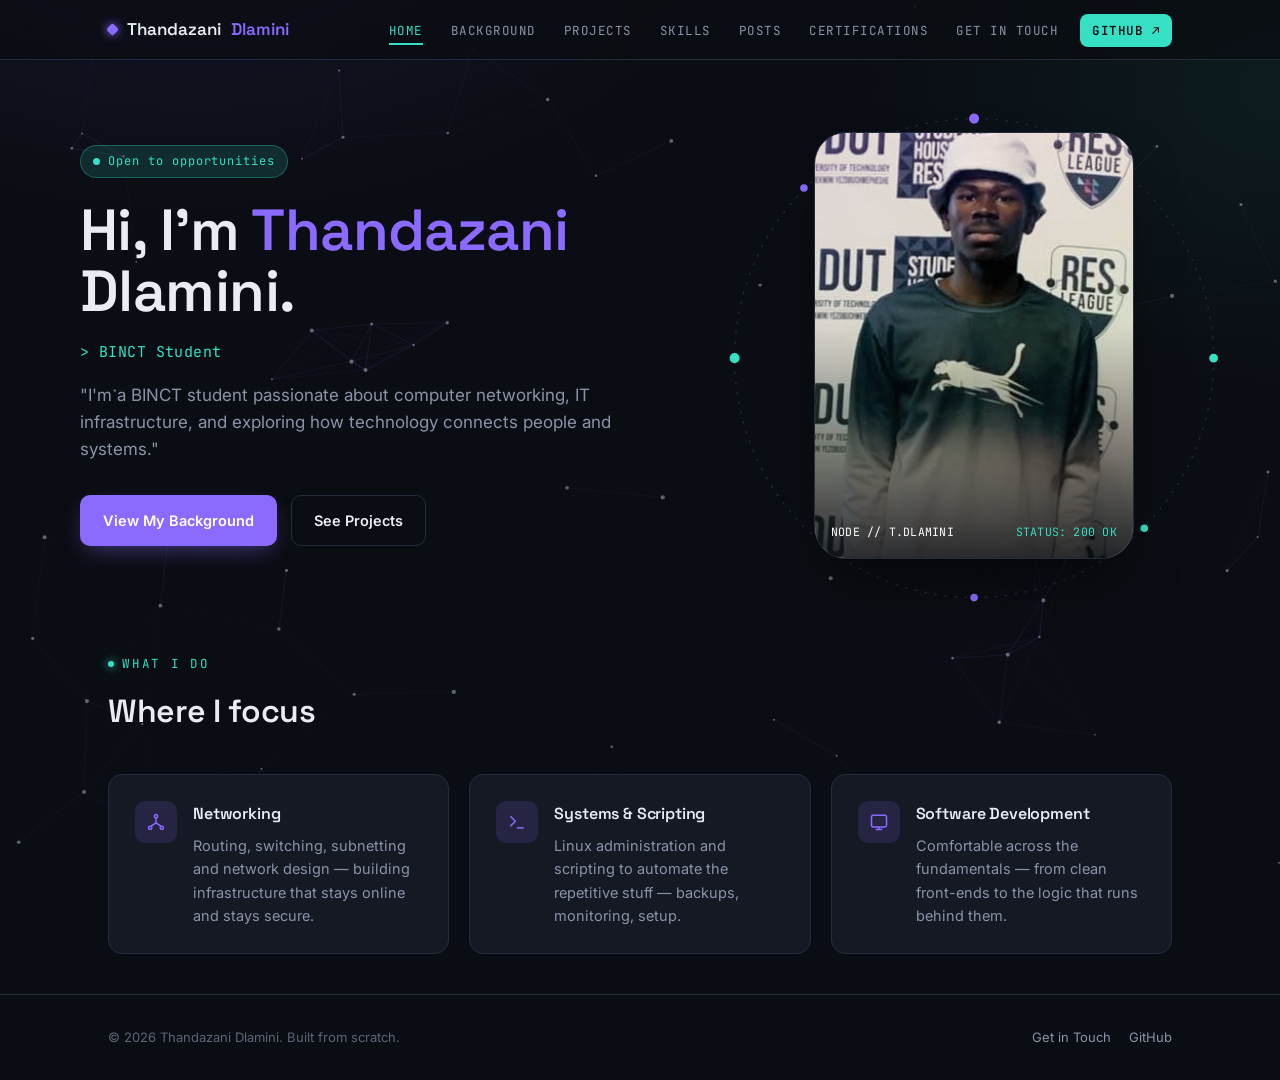
<file: index.html>
<!DOCTYPE html>
<html lang="en">
<head>
<meta charset="UTF-8">
<meta name="viewport" content="width=device-width, initial-scale=1.0">
<title>Thandazani Dlamini — ICT Student, Networking</title>
<meta name="description" content="Thandazani Dlamini — Bachelor of ICT student specialising in Networking. Portfolio, background, skills and projects.">
<link rel="preconnect" href="https://fonts.googleapis.com">
<link rel="preconnect" href="https://fonts.gstatic.com" crossorigin>
<link href="https://fonts.googleapis.com/css2?family=Space+Grotesk:wght@500;600;700&family=Inter:wght@400;500;600&family=JetBrains+Mono:wght@400;500&display=swap" rel="stylesheet">
<link rel="stylesheet" href="style.css">
</head>
<body>
<a href="#main" class="skip-link">Skip to content</a>
<canvas id="netbg" aria-hidden="true"></canvas>

<header class="site-header">
  <nav class="nav">
    <a href="index.html" class="brand"><span class="node-dot"></span>Thandazani <span class="accent">Dlamini</span></a>
    <button class="nav-toggle" aria-label="Toggle navigation" aria-expanded="false">☰</button>
    <ul class="nav-links">
      <li><a href="index.html" data-page="index.html">Home</a></li>
      <li><a href="background.html" data-page="background.html">Background</a></li>
      <li><a href="projects.html" data-page="projects.html">Projects</a></li>
      <li><a href="skills.html" data-page="skills.html">Skills</a></li>
      <li><a href="posts.html" data-page="posts.html">Posts</a></li>
      <li><a href="certifications.html" data-page="certifications.html">Certifications</a></li>
      <li><a href="contact.html" data-page="contact.html">Get in Touch</a></li>
      <!-- TODO: replace # with your real GitHub profile URL -->
      <li><a href="https://github.com/Thandazani-tech" target="_blank" rel="noopener" class="github-btn">GitHub ↗</a></li>
    </ul>
  </nav>
</header>

<main id="main">
  <section class="hero wrap">
    <div>
      <span class="hero-status"><span class="pulse"></span>Open to opportunities</span>
      <h1>Hi, I'm <span class="accent">Thandazani</span><br>Dlamini.</h1>
      <p class="role mono">&gt; BINCT Student</p>
      <p class="lede">"I'm a BINCT student passionate about computer networking, IT infrastructure, and exploring how technology connects people and systems."</p>
      <div class="hero-actions">
        <a href="background.html" class="btn btn-primary">View My Background</a>
        <a href="projects.html" class="btn btn-ghost">See Projects</a>
      </div>
    </div>

    <div class="hero-photo-wrap">
      <svg class="node-ring" viewBox="0 0 400 400" aria-hidden="true">
        <circle class="orbit-path" cx="200" cy="200" r="190"/>
        <circle class="node" cx="200" cy="10" r="4"/>
        <circle class="node c2" cx="390" cy="200" r="3.5"/>
        <circle class="node" cx="200" cy="390" r="3"/>
        <circle class="node c2" cx="10" cy="200" r="4"/>
        <circle class="node" cx="65" cy="65" r="3"/>
        <circle class="node c2" cx="335" cy="335" r="3"/>
      </svg>
      <div class="hero-photo">
        <img src="assets/thandazani.jpg" alt="Thandazani Dlamini">
        <div class="hero-tag">
          <span>NODE // T.DLAMINI</span>
          <span class="ip">STATUS: 200 OK</span>
        </div>
      </div>
    </div>
  </section>

  <section class="wrap">
    <div class="section-head">
      <span class="eyebrow">What I do</span>
      <h2 class="section-title">Where I focus</h2>
    </div>
    <div class="grid-3">
      <div class="card info-card">
        <div class="icon" aria-hidden="true">
          <svg width="20" height="20" viewBox="0 0 24 24" fill="none" stroke="currentColor" stroke-width="1.8"><circle cx="12" cy="5" r="2"/><circle cx="5" cy="19" r="2"/><circle cx="19" cy="19" r="2"/><path d="M12 7v6M12 13l-6 4M12 13l6 4"/></svg>
        </div>
        <div>
          <h3>Networking</h3>
          <p>Routing, switching, subnetting and network design — building infrastructure that stays online and stays secure.</p>
        </div>
      </div>
      <div class="card info-card">
        <div class="icon" aria-hidden="true">
          <svg width="20" height="20" viewBox="0 0 24 24" fill="none" stroke="currentColor" stroke-width="1.8"><polyline points="4 17 10 11 4 5"/><line x1="12" y1="19" x2="20" y2="19"/></svg>
        </div>
        <div>
          <h3>Systems &amp; Scripting</h3>
          <p>Linux administration and scripting to automate the repetitive stuff — backups, monitoring, setup.</p>
        </div>
      </div>
      <div class="card info-card">
        <div class="icon" aria-hidden="true">
          <svg width="20" height="20" viewBox="0 0 24 24" fill="none" stroke="currentColor" stroke-width="1.8"><rect x="3" y="4" width="18" height="14" rx="2"/><path d="M8 21h8M12 18v3"/></svg>
        </div>
        <div>
          <h3>Software Development</h3>
          <p>Comfortable across the fundamentals — from clean front-ends to the logic that runs behind them.</p>
        </div>
      </div>
    </div>
  </section>
</main>

<footer>
  <div class="wrap footer-inner">
    <p>© 2026 Thandazani Dlamini. Built from scratch.</p>
    <div class="footer-links">
      <a href="contact.html">Get in Touch</a>
      <a href="https://github.com/Thandazani-tech" target="_blank" rel="noopener">GitHub</a>
    </div>
  </div>
</footer>

<script src="script.js"></script>
</body>
</html>
</file>
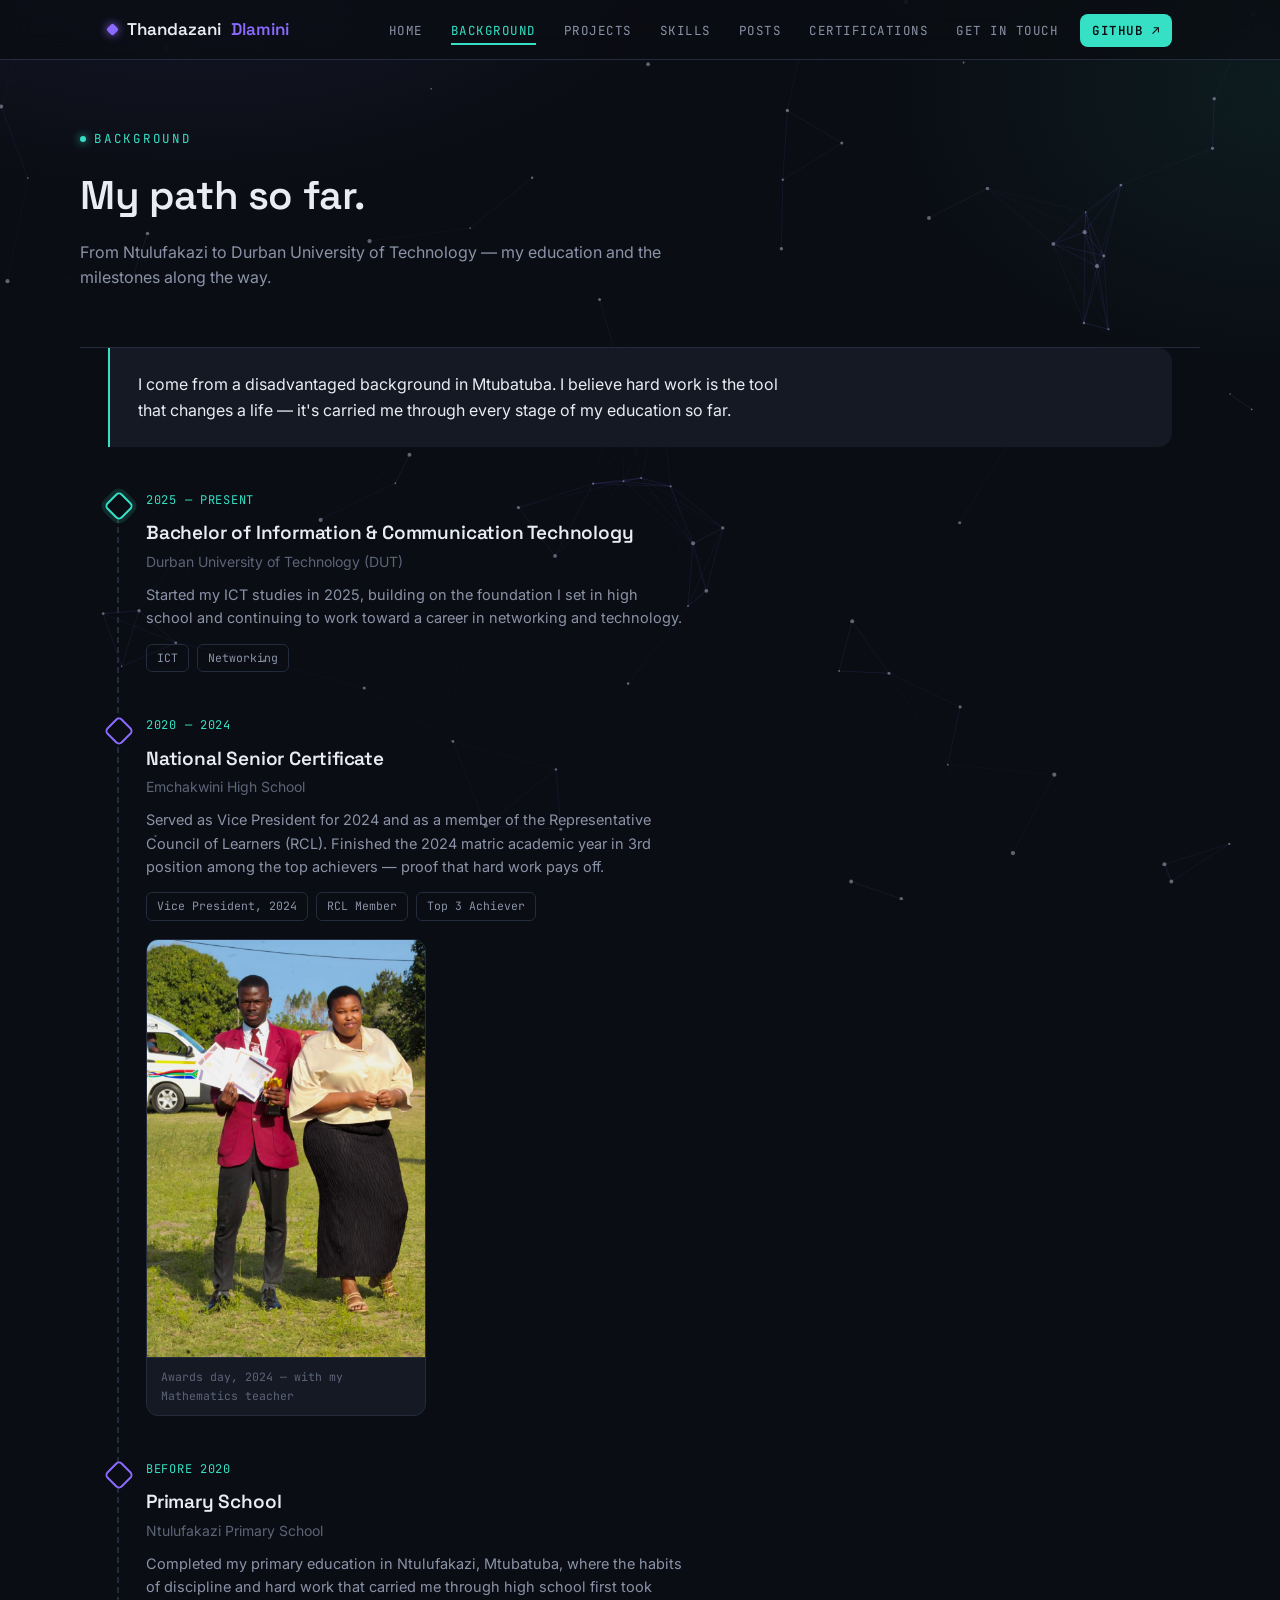
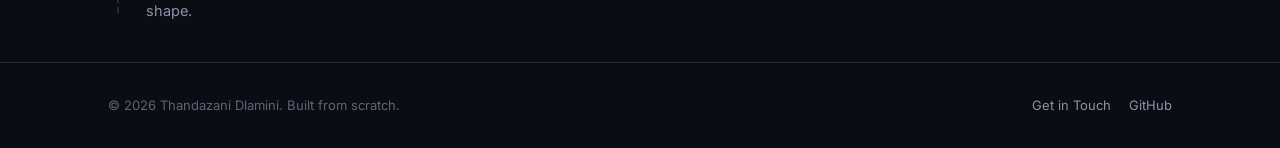
<file: background.html>
<!DOCTYPE html>
<html lang="en">
<head>
<meta charset="UTF-8">
<meta name="viewport" content="width=device-width, initial-scale=1.0">
<title>Background — Thandazani Dlamini</title>
<link rel="preconnect" href="https://fonts.googleapis.com">
<link rel="preconnect" href="https://fonts.gstatic.com" crossorigin>
<link href="https://fonts.googleapis.com/css2?family=Space+Grotesk:wght@500;600;700&family=Inter:wght@400;500;600&family=JetBrains+Mono:wght@400;500&display=swap" rel="stylesheet">
<link rel="stylesheet" href="style.css">
</head>
<body>
<a href="#main" class="skip-link">Skip to content</a>
<canvas id="netbg" aria-hidden="true"></canvas>

<header class="site-header">
  <nav class="nav">
    <a href="index.html" class="brand"><span class="node-dot"></span>Thandazani <span class="accent">Dlamini</span></a>
    <button class="nav-toggle" aria-label="Toggle navigation" aria-expanded="false">☰</button>
    <ul class="nav-links">
      <li><a href="index.html" data-page="index.html">Home</a></li>
      <li><a href="background.html" data-page="background.html">Background</a></li>
      <li><a href="projects.html" data-page="projects.html">Projects</a></li>
      <li><a href="skills.html" data-page="skills.html">Skills</a></li>
      <li><a href="posts.html" data-page="posts.html">Posts</a></li>
      <li><a href="certifications.html" data-page="certifications.html">Certifications</a></li>
      <li><a href="contact.html" data-page="contact.html">Get in Touch</a></li>
      <li><a href="https://github.com/Thandazani-tech" target="_blank" rel="noopener" class="github-btn">GitHub ↗</a></li>
    </ul>
  </nav>
</header>

<main id="main">
  <div class="wrap page-head">
    <span class="eyebrow">Background</span>
    <h1>My path so far.</h1>
    <p>From Ntulufakazi to Durban University of Technology — my education and the milestones along the way.</p>
  </div>

  <section class="wrap">

    <div class="callout">
      <p>I come from a disadvantaged background in Mtubatuba. I believe hard work is the tool that changes a life — it's carried me through every stage of my education so far.</p>
    </div>

    <div class="timeline">

      <div class="timeline-item is-current">
        <div class="timeline-period">2025 — Present</div>
        <h3>Bachelor of Information &amp; Communication Technology</h3>
        <div class="place">Durban University of Technology (DUT)</div>
        <p class="desc">Started my ICT studies in 2025, building on the foundation I set in high school and continuing to work toward a career in networking and technology.</p>
        <div class="tags">
          <span class="tag">ICT</span>
          <span class="tag">Networking</span>
        </div>
      </div>

      <div class="timeline-item">
        <div class="timeline-period">2020 — 2024</div>
        <h3>National Senior Certificate</h3>
        <div class="place">Emchakwini High School</div>
        <p class="desc">Served as Vice President for 2024 and as a member of the Representative Council of Learners (RCL). Finished the 2024 matric academic year in 3rd position among the top achievers — proof that hard work pays off.</p>
        <div class="tags">
          <span class="tag">Vice President, 2024</span>
          <span class="tag">RCL Member</span>
          <span class="tag">Top 3 Achiever</span>
        </div>
        <div class="timeline-media">
          <img src="assets/matric-awards-day.jpg" alt="Thandazani receiving certificates and a trophy on matric awards day, standing with his Mathematics teacher">
          <div class="caption">Awards day, 2024 — with my Mathematics teacher</div>
        </div>
      </div>

      <div class="timeline-item">
        <div class="timeline-period">Before 2020</div>
        <h3>Primary School</h3>
        <div class="place">Ntulufakazi Primary School</div>
        <p class="desc">Completed my primary education in Ntulufakazi, Mtubatuba, where the habits of discipline and hard work that carried me through high school first took shape.</p>
      </div>

    </div>
  </section>
</main>

<footer>
  <div class="wrap footer-inner">
    <p>© 2026 Thandazani Dlamini. Built from scratch.</p>
    <div class="footer-links">
      <a href="contact.html">Get in Touch</a>
      <a href="https://github.com/Thandazani-tech" target="_blank" rel="noopener">GitHub</a>
    </div>
  </div>
</footer>

<script src="script.js"></script>
</body>
</html>
</file>
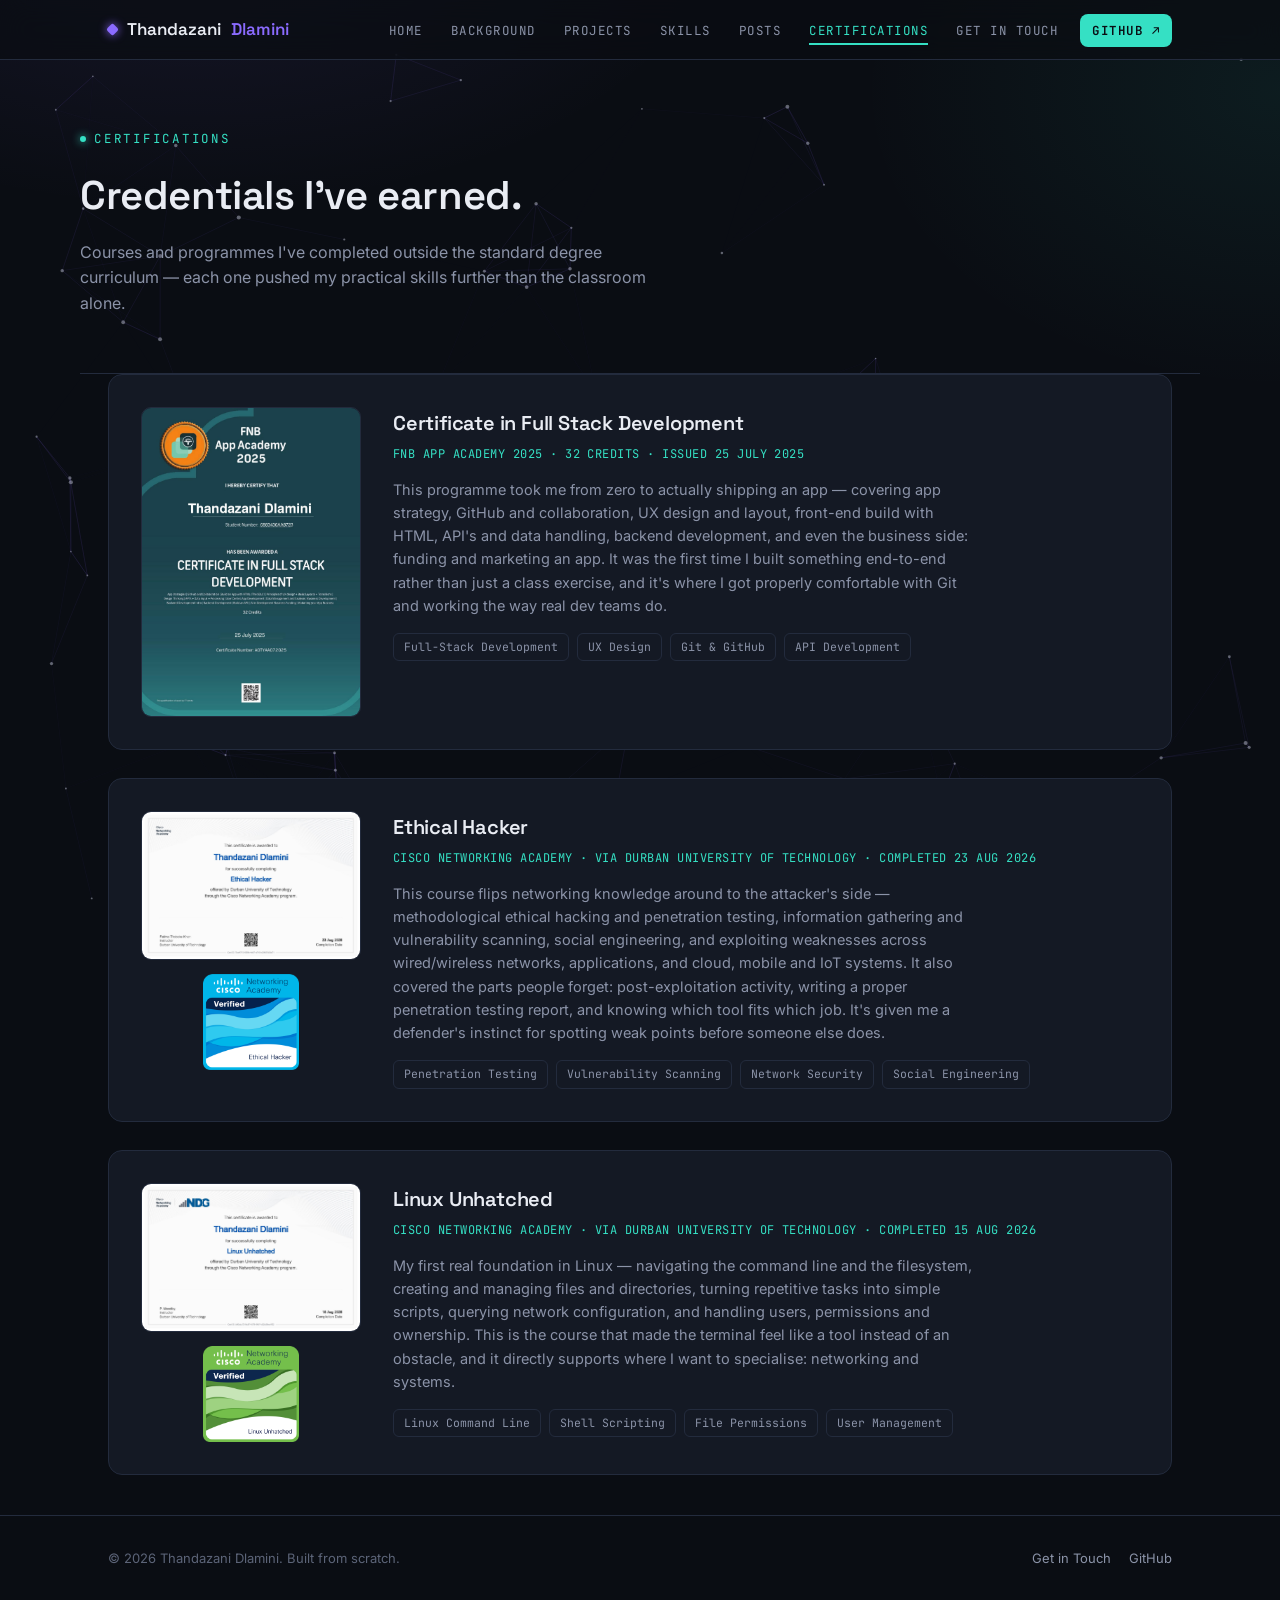
<file: certifications.html>
<!DOCTYPE html>
<html lang="en">
<head>
<meta charset="UTF-8">
<meta name="viewport" content="width=device-width, initial-scale=1.0">
<title>Certifications — Thandazani Dlamini</title>
<link rel="preconnect" href="https://fonts.googleapis.com">
<link rel="preconnect" href="https://fonts.gstatic.com" crossorigin>
<link href="https://fonts.googleapis.com/css2?family=Space+Grotesk:wght@500;600;700&family=Inter:wght@400;500;600&family=JetBrains+Mono:wght@400;500&display=swap" rel="stylesheet">
<link rel="stylesheet" href="style.css">
</head>
<body>
<a href="#main" class="skip-link">Skip to content</a>
<canvas id="netbg" aria-hidden="true"></canvas>

<header class="site-header">
  <nav class="nav">
    <a href="index.html" class="brand"><span class="node-dot"></span>Thandazani <span class="accent">Dlamini</span></a>
    <button class="nav-toggle" aria-label="Toggle navigation" aria-expanded="false">☰</button>
    <ul class="nav-links">
      <li><a href="index.html" data-page="index.html">Home</a></li>
      <li><a href="background.html" data-page="background.html">Background</a></li>
      <li><a href="projects.html" data-page="projects.html">Projects</a></li>
      <li><a href="skills.html" data-page="skills.html">Skills</a></li>
      <li><a href="posts.html" data-page="posts.html">Posts</a></li>
      <li><a href="certifications.html" data-page="certifications.html">Certifications</a></li>
      <li><a href="contact.html" data-page="contact.html">Get in Touch</a></li>
      <li><a href="https://github.com/Thandazani-tech" target="_blank" rel="noopener" class="github-btn">GitHub ↗</a></li>
    </ul>
  </nav>
</header>

<main id="main">
  <div class="wrap page-head">
    <span class="eyebrow">Certifications</span>
    <h1>Credentials I've earned.</h1>
    <p>Courses and programmes I've completed outside the standard degree curriculum — each one pushed my practical skills further than the classroom alone.</p>
  </div>

  <section class="wrap">

    <article class="card cert-card">
      <div class="cert-media">
        <img class="cert-doc" src="assets/cert-fnb.jpg" alt="FNB App Academy 2025 certificate awarded to Thandazani Dlamini">
      </div>
      <div class="cert-body">
        <h3>Certificate in Full Stack Development</h3>
        <div class="cert-meta">FNB App Academy 2025 · 32 Credits · Issued 25 July 2025</div>
        <p class="summary">This programme took me from zero to actually shipping an app — covering app strategy, GitHub and collaboration, UX design and layout, front-end build with HTML, API's and data handling, backend development, and even the business side: funding and marketing an app. It was the first time I built something end-to-end rather than just a class exercise, and it's where I got properly comfortable with Git and working the way real dev teams do.</p>
        <div class="tags">
          <span class="tag">Full-Stack Development</span>
          <span class="tag">UX Design</span>
          <span class="tag">Git &amp; GitHub</span>
          <span class="tag">API Development</span>
        </div>
      </div>
    </article>

    <article class="card cert-card">
      <div class="cert-media">
        <img class="cert-doc" src="assets/cert-ethical-hacker.jpg" alt="Ethical Hacker certificate from Cisco Networking Academy, offered by Durban University of Technology">
        <img class="cert-badge" src="assets/badge-ethical-hacker.png" alt="Cisco Networking Academy Verified Ethical Hacker badge">
      </div>
      <div class="cert-body">
        <h3>Ethical Hacker</h3>
        <div class="cert-meta">Cisco Networking Academy · via Durban University of Technology · Completed 23 Aug 2026</div>
        <p class="summary">This course flips networking knowledge around to the attacker's side — methodological ethical hacking and penetration testing, information gathering and vulnerability scanning, social engineering, and exploiting weaknesses across wired/wireless networks, applications, and cloud, mobile and IoT systems. It also covered the parts people forget: post-exploitation activity, writing a proper penetration testing report, and knowing which tool fits which job. It's given me a defender's instinct for spotting weak points before someone else does.</p>
        <div class="tags">
          <span class="tag">Penetration Testing</span>
          <span class="tag">Vulnerability Scanning</span>
          <span class="tag">Network Security</span>
          <span class="tag">Social Engineering</span>
        </div>
      </div>
    </article>

    <article class="card cert-card">
      <div class="cert-media">
        <img class="cert-doc" src="assets/cert-linux-unhatched.jpg" alt="Linux Unhatched certificate from Cisco Networking Academy, offered by Durban University of Technology">
        <img class="cert-badge" src="assets/badge-linux-unhatched.png" alt="Cisco Networking Academy Verified Linux Unhatched badge">
      </div>
      <div class="cert-body">
        <h3>Linux Unhatched</h3>
        <div class="cert-meta">Cisco Networking Academy · via Durban University of Technology · Completed 15 Aug 2026</div>
        <p class="summary">My first real foundation in Linux — navigating the command line and the filesystem, creating and managing files and directories, turning repetitive tasks into simple scripts, querying network configuration, and handling users, permissions and ownership. This is the course that made the terminal feel like a tool instead of an obstacle, and it directly supports where I want to specialise: networking and systems.</p>
        <div class="tags">
          <span class="tag">Linux Command Line</span>
          <span class="tag">Shell Scripting</span>
          <span class="tag">File Permissions</span>
          <span class="tag">User Management</span>
        </div>
      </div>
    </article>

  </section>
</main>

<footer>
  <div class="wrap footer-inner">
    <p>© 2026 Thandazani Dlamini. Built from scratch.</p>
    <div class="footer-links">
      <a href="contact.html">Get in Touch</a>
      <a href="https://github.com/Thandazani-tech" target="_blank" rel="noopener">GitHub</a>
    </div>
  </div>
</footer>

<script src="script.js"></script>
</body>
</html>
</file>
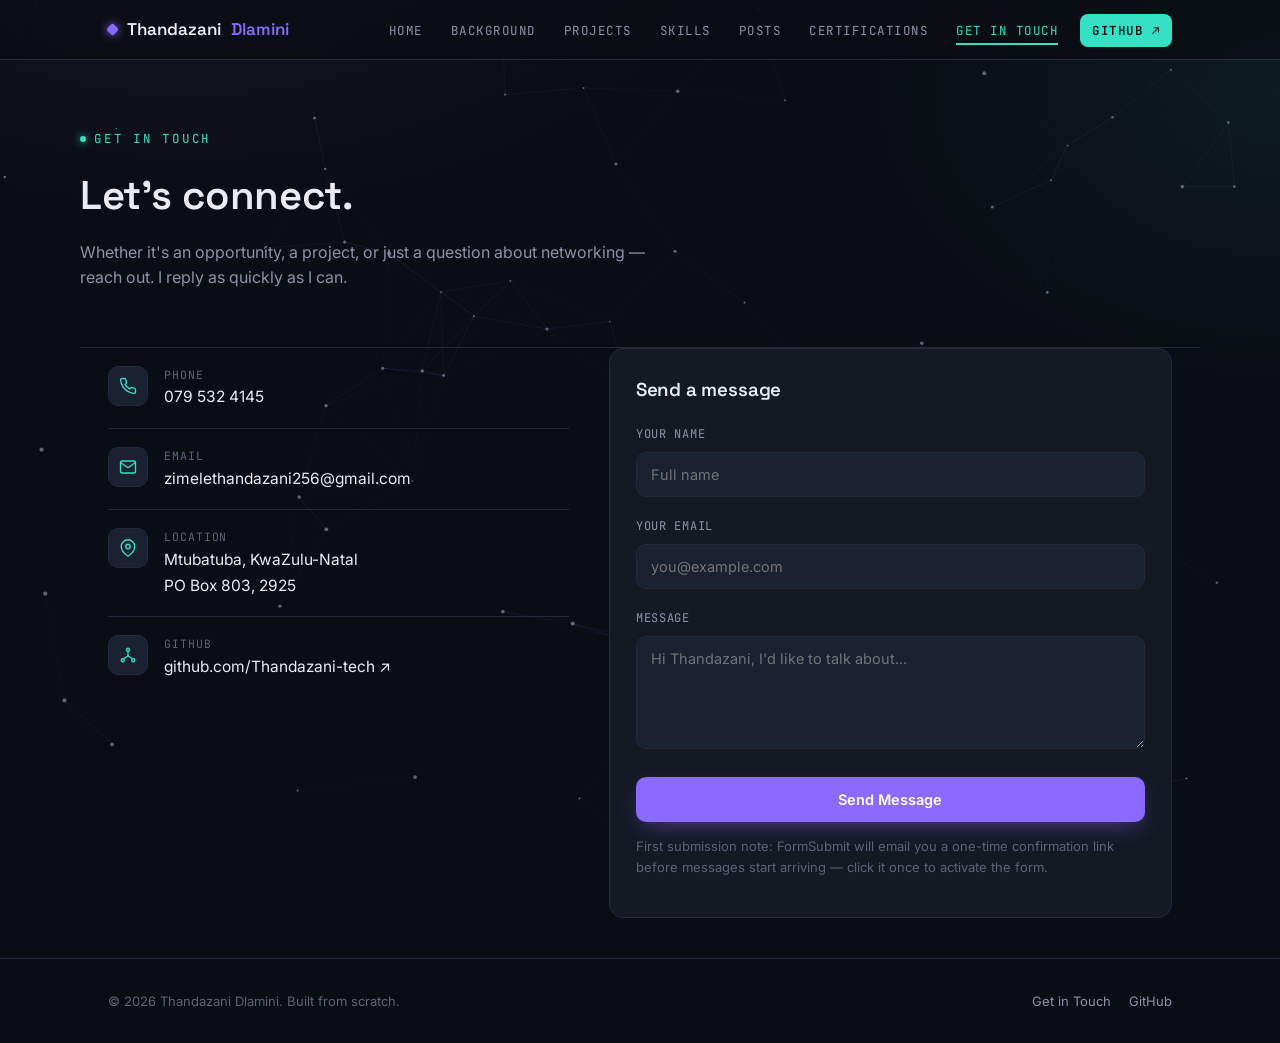
<file: contact.html>
<!DOCTYPE html>
<html lang="en">
<head>
<meta charset="UTF-8">
<meta name="viewport" content="width=device-width, initial-scale=1.0">
<title>Get in Touch — Thandazani Dlamini</title>
<link rel="preconnect" href="https://fonts.googleapis.com">
<link rel="preconnect" href="https://fonts.gstatic.com" crossorigin>
<link href="https://fonts.googleapis.com/css2?family=Space+Grotesk:wght@500;600;700&family=Inter:wght@400;500;600&family=JetBrains+Mono:wght@400;500&display=swap" rel="stylesheet">
<link rel="stylesheet" href="style.css">
</head>
<body>
<a href="#main" class="skip-link">Skip to content</a>
<canvas id="netbg" aria-hidden="true"></canvas>

<header class="site-header">
  <nav class="nav">
    <a href="index.html" class="brand"><span class="node-dot"></span>Thandazani <span class="accent">Dlamini</span></a>
    <button class="nav-toggle" aria-label="Toggle navigation" aria-expanded="false">☰</button>
    <ul class="nav-links">
      <li><a href="index.html" data-page="index.html">Home</a></li>
      <li><a href="background.html" data-page="background.html">Background</a></li>
      <li><a href="projects.html" data-page="projects.html">Projects</a></li>
      <li><a href="skills.html" data-page="skills.html">Skills</a></li>
      <li><a href="posts.html" data-page="posts.html">Posts</a></li>
      <li><a href="certifications.html" data-page="certifications.html">Certifications</a></li>
      <li><a href="contact.html" data-page="contact.html">Get in Touch</a></li>
      <li><a href="https://github.com/Thandazani-tech" target="_blank" rel="noopener" class="github-btn">GitHub ↗</a></li>
    </ul>
  </nav>
</header>

<main id="main">
  <div class="wrap page-head">
    <span class="eyebrow">Get in touch</span>
    <h1>Let's connect.</h1>
    <p>Whether it's an opportunity, a project, or just a question about networking — reach out. I reply as quickly as I can.</p>
  </div>

  <section class="wrap">
    <div class="contact-grid">
      <div>
        <div class="contact-item">
          <div class="icon" aria-hidden="true">
            <svg width="18" height="18" viewBox="0 0 24 24" fill="none" stroke="currentColor" stroke-width="1.8"><path d="M22 16.92v3a2 2 0 0 1-2.18 2 19.79 19.79 0 0 1-8.63-3.07 19.5 19.5 0 0 1-6-6 19.79 19.79 0 0 1-3.07-8.67A2 2 0 0 1 4.11 2h3a2 2 0 0 1 2 1.72c.127.96.361 1.903.7 2.81a2 2 0 0 1-.45 2.11L8.09 9.91a16 16 0 0 0 6 6l1.27-1.27a2 2 0 0 1 2.11-.45c.907.339 1.85.573 2.81.7A2 2 0 0 1 22 16.92z"/></svg>
          </div>
          <div>
            <div class="label">Phone</div>
            <a class="value" href="tel:+27795324145">079 532 4145</a>
          </div>
        </div>

        <div class="contact-item">
          <div class="icon" aria-hidden="true">
            <svg width="18" height="18" viewBox="0 0 24 24" fill="none" stroke="currentColor" stroke-width="1.8"><path d="M4 4h16c1.1 0 2 .9 2 2v12c0 1.1-.9 2-2 2H4c-1.1 0-2-.9-2-2V6c0-1.1.9-2 2-2z"/><polyline points="22,6 12,13 2,6"/></svg>
          </div>
          <div>
            <div class="label">Email</div>
            <a class="value" href="mailto:zimelethandazani256@gmail.com">zimelethandazani256@gmail.com</a>
          </div>
        </div>

        <div class="contact-item">
          <div class="icon" aria-hidden="true">
            <svg width="18" height="18" viewBox="0 0 24 24" fill="none" stroke="currentColor" stroke-width="1.8"><path d="M21 10c0 7-9 13-9 13s-9-6-9-13a9 9 0 0 1 18 0z"/><circle cx="12" cy="10" r="3"/></svg>
          </div>
          <div>
            <div class="label">Location</div>
            <span class="value">Mtubatuba, KwaZulu-Natal<br>PO Box 803, 2925</span>
          </div>
        </div>

        <div class="contact-item">
          <div class="icon" aria-hidden="true">
            <svg width="18" height="18" viewBox="0 0 24 24" fill="none" stroke="currentColor" stroke-width="1.8"><circle cx="12" cy="5" r="2"/><circle cx="5" cy="19" r="2"/><circle cx="19" cy="19" r="2"/><path d="M12 7v6M12 13l-6 4M12 13l6 4"/></svg>
          </div>
          <div>
            <div class="label">GitHub</div>
            <!-- TODO: replace # with your real GitHub profile URL -->
            <a class="value" href="https://github.com/Thandazani-tech" target="_blank" rel="noopener">github.com/Thandazani-tech ↗</a>
          </div>
        </div>
      </div>

      <div class="card">
        <h3 style="margin-bottom:20px;">Send a message</h3>
        <!--
          This form posts to FormSubmit — a free service that emails
          submissions straight to your inbox with no backend needed.
          The first time someone submits it, FormSubmit sends YOU a
          confirmation email to activate it. See the setup note below
          the form for details.
        -->
        <form action="https://formsubmit.co/zimelethandazani256@gmail.com" method="POST">
          <input type="hidden" name="_subject" value="New message from your portfolio site">
          <input type="hidden" name="_captcha" value="false">
          <div class="form-field">
            <label for="name">Your name</label>
            <input type="text" id="name" name="name" required placeholder="Full name">
          </div>
          <div class="form-field">
            <label for="email">Your email</label>
            <input type="email" id="email" name="email" required placeholder="you@example.com">
          </div>
          <div class="form-field">
            <label for="message">Message</label>
            <textarea id="message" name="message" rows="5" required placeholder="Hi Thandazani, I'd like to talk about..."></textarea>
          </div>
          <button type="submit" class="btn btn-primary btn-block">Send Message</button>
        </form>
        <p class="form-note">First submission note: FormSubmit will email you a one-time confirmation link before messages start arriving — click it once to activate the form.</p>
      </div>
    </div>
  </section>
</main>

<footer>
  <div class="wrap footer-inner">
    <p>© 2026 Thandazani Dlamini. Built from scratch.</p>
    <div class="footer-links">
      <a href="contact.html">Get in Touch</a>
      <a href="https://github.com/Thandazani-tech" target="_blank" rel="noopener">GitHub</a>
    </div>
  </div>
</footer>

<script src="script.js"></script>
</body>
</html>
</file>
<file: style.css>
/* ============================================================
   Thandazani Dlamini — Portfolio
   Design tokens
   ============================================================ */
:root{
  --bg: #0a0d13;
  --bg-alt: #10141d;
  --surface: #141924;
  --surface-2: #1a2130;
  --border: #232b3d;
  --text: #e9ecf3;
  --muted: #8b93a8;
  --muted-2: #5c6478;
  --violet: #8b6bff;
  --violet-dim: #6d51d6;
  --violet-soft: rgba(139,107,255,0.14);
  --cyan: #35e0c4;
  --cyan-soft: rgba(53,224,196,0.14);
  --font-display: 'Space Grotesk', sans-serif;
  --font-body: 'Inter', sans-serif;
  --font-mono: 'JetBrains Mono', monospace;
  --radius: 14px;
  --max: 1120px;
}

*{box-sizing:border-box;}
html{scroll-behavior:smooth;}
body{
  margin:0;
  background:var(--bg);
  color:var(--text);
  font-family:var(--font-body);
  line-height:1.6;
  -webkit-font-smoothing:antialiased;
}

::selection{ background:var(--violet-soft); color:var(--text); }

a{ color:inherit; text-decoration:none; }

img{ max-width:100%; display:block; }

.wrap{
  max-width:var(--max);
  margin:0 auto;
  padding:0 28px;
}

h1,h2,h3,h4{
  font-family:var(--font-display);
  font-weight:600;
  letter-spacing:-0.01em;
  margin:0;
}

.mono{ font-family:var(--font-mono); }

.eyebrow{
  font-family:var(--font-mono);
  font-size:12.5px;
  letter-spacing:0.14em;
  text-transform:uppercase;
  color:var(--cyan);
  display:inline-flex;
  align-items:center;
  gap:8px;
}
.eyebrow::before{
  content:"";
  width:6px; height:6px;
  border-radius:50%;
  background:var(--cyan);
  box-shadow:0 0 8px var(--cyan);
}

/* Visually-hidden util for a11y */
.vh{
  position:absolute; width:1px; height:1px;
  overflow:hidden; clip:rect(0 0 0 0); white-space:nowrap;
}

/* Skip link */
.skip-link{
  position:absolute; left:-999px; top:0;
  background:var(--violet); color:#fff;
  padding:10px 16px; border-radius:0 0 8px 0; z-index:200;
}
.skip-link:focus{ left:0; }

:focus-visible{
  outline:2px solid var(--cyan);
  outline-offset:3px;
  border-radius:4px;
}

/* ============================================================
   Background canvas (network graph)
   ============================================================ */
#netbg{
  position:fixed;
  inset:0;
  z-index:0;
  width:100%;
  height:100%;
  background:
    radial-gradient(ellipse 900px 500px at 15% -10%, rgba(139,107,255,0.10), transparent 60%),
    radial-gradient(ellipse 700px 500px at 100% 10%, rgba(53,224,196,0.07), transparent 60%),
    var(--bg);
}

/* ============================================================
   Nav
   ============================================================ */
.site-header{
  position:sticky; top:0; z-index:100;
  backdrop-filter: blur(14px);
  background:rgba(10,13,19,0.72);
  border-bottom:1px solid var(--border);
}
.nav{
  display:flex;
  align-items:center;
  justify-content:space-between;
  padding:16px 28px;
  max-width:var(--max);
  margin:0 auto;
  gap:20px;
}
.brand{
  display:flex; align-items:center; gap:10px;
  font-family:var(--font-display);
  font-weight:600;
  font-size:17px;
  white-space:nowrap;
}
.brand .node-dot{
  width:9px; height:9px; border-radius:2px;
  background:var(--violet);
  transform:rotate(45deg);
  box-shadow:0 0 10px var(--violet);
  flex-shrink:0;
}
.brand span.accent{ color:var(--violet); }

.nav-links{
  display:flex;
  align-items:center;
  gap:4px;
  list-style:none;
  margin:0; padding:0;
  flex-wrap:wrap;
}
.nav-links a{
  font-family:var(--font-mono);
  font-size:12.5px;
  letter-spacing:0.04em;
  text-transform:uppercase;
  color:var(--muted);
  padding:8px 12px;
  border-radius:8px;
  transition:color .18s ease, background .18s ease;
  position:relative;
}
.nav-links a:hover{ color:var(--text); background:var(--surface); }
.nav-links a.active{ color:var(--cyan); }
.nav-links a.active::after{
  content:"";
  position:absolute;
  left:12px; right:12px; bottom:2px;
  height:1.5px;
  background:var(--cyan);
}
.nav-links a.github-btn{
  color:var(--bg);
  background:var(--cyan);
  font-weight:600;
  margin-left:6px;
}
.nav-links a.github-btn:hover{ background:#4eeed4; color:var(--bg); }

.nav-toggle{
  display:none;
  background:none; border:1px solid var(--border);
  border-radius:8px;
  width:38px; height:38px;
  color:var(--text);
  cursor:pointer;
}

/* ============================================================
   Buttons
   ============================================================ */
.btn{
  display:inline-flex;
  align-items:center;
  gap:8px;
  font-family:var(--font-body);
  font-weight:600;
  font-size:14.5px;
  padding:13px 22px;
  border-radius:10px;
  border:1px solid transparent;
  cursor:pointer;
  transition:transform .15s ease, box-shadow .15s ease, background .15s ease, border-color .15s ease;
}
.btn:hover{ transform:translateY(-2px); }
.btn-primary{
  background:var(--violet);
  color:#fff;
  box-shadow:0 8px 24px -8px rgba(139,107,255,0.55);
}
.btn-primary:hover{ background:#9a7dff; }
.btn-ghost{
  background:transparent;
  border-color:var(--border);
  color:var(--text);
}
.btn-ghost:hover{ border-color:var(--cyan); color:var(--cyan); }
.btn-block{ width:100%; justify-content:center; }

/* ============================================================
   Page hero / section headers
   ============================================================ */
main{ position:relative; z-index:1; }

.page-head{
  padding:64px 0 40px;
  border-bottom:1px solid var(--border);
}
.page-head h1{ font-size:clamp(28px,4vw,40px); margin-top:14px; }
.page-head p{ color:var(--muted); max-width:60ch; margin-top:12px; font-size:16px; }

section{ padding:64px 0; }
.section-title{
  font-size:clamp(24px,3.4vw,32px);
  margin-top:12px;
}
.section-head{ margin-bottom:36px; }

/* ============================================================
   Hero (home)
   ============================================================ */
.hero{
  padding:72px 0 90px;
  display:grid;
  grid-template-columns: 1.15fr 0.85fr;
  gap:56px;
  align-items:center;
}
.hero-status{
  display:inline-flex;
  align-items:center;
  gap:8px;
  font-family:var(--font-mono);
  font-size:12px;
  letter-spacing:0.08em;
  color:var(--cyan);
  background:var(--cyan-soft);
  border:1px solid rgba(53,224,196,0.3);
  padding:6px 12px;
  border-radius:999px;
  margin-bottom:22px;
}
.hero-status .pulse{
  width:7px; height:7px; border-radius:50%;
  background:var(--cyan);
  animation:pulse 1.8s infinite;
}
@keyframes pulse{
  0%{ box-shadow:0 0 0 0 rgba(53,224,196,0.55); }
  70%{ box-shadow:0 0 0 8px rgba(53,224,196,0); }
  100%{ box-shadow:0 0 0 0 rgba(53,224,196,0); }
}

.hero h1{
  font-size:clamp(34px,5.2vw,58px);
  line-height:1.05;
}
.hero h1 .accent{ color:var(--violet); }
.hero .role{
  font-family:var(--font-mono);
  color:var(--cyan);
  font-size:15px;
  margin-top:18px;
  letter-spacing:0.03em;
}
.hero p.lede{
  color:var(--muted);
  font-size:17px;
  max-width:52ch;
  margin-top:18px;
}
.hero-actions{
  display:flex; gap:14px; margin-top:32px; flex-wrap:wrap;
}

.hero-photo-wrap{
  position:relative;
  display:flex;
  justify-content:center;
}
.hero-photo{
  position:relative;
  width:min(320px, 80vw);
  aspect-ratio: 3 / 4;
  border-radius: 32px;
  overflow:hidden;
  border:1px solid var(--border);
  background:var(--surface);
  box-shadow:0 30px 60px -20px rgba(0,0,0,0.6);
}
.hero-photo img{
  width:100%; height:100%; object-fit:cover;
  object-position: 50% 15%;
  filter:saturate(0.9) contrast(1.05) brightness(0.96);
}
.hero-photo::before{
  content:"";
  position:absolute; inset:0;
  background:linear-gradient(160deg, rgba(139,107,255,0.28), rgba(53,224,196,0.10) 55%, transparent 80%);
  mix-blend-mode:color;
  z-index:1;
}
.hero-photo::after{
  content:"";
  position:absolute; inset:0;
  background:linear-gradient(180deg, transparent 45%, rgba(10,13,19,0.85) 100%);
  z-index:1;
}
.hero-tag{
  position:absolute;
  bottom:16px; left:16px; right:16px;
  z-index:2;
  font-family:var(--font-mono);
  font-size:11.5px;
  color:#fff;
  display:flex;
  justify-content:space-between;
  letter-spacing:0.02em;
}
.hero-tag .ip{ color:var(--cyan); }

.node-ring{
  position:absolute;
  inset:-26px;
  z-index:-1;
  pointer-events:none;
}
.node-ring circle.orbit-path{ fill:none; stroke:var(--border); stroke-dasharray:2 6; }
.node-ring circle.node{ fill:var(--violet); }
.node-ring circle.node.c2{ fill:var(--cyan); }

/* ============================================================
   Cards
   ============================================================ */
.card{
  background:var(--surface);
  border:1px solid var(--border);
  border-radius:var(--radius);
  padding:26px;
}

.grid-3{ display:grid; grid-template-columns:repeat(3,1fr); gap:20px; }
.grid-2{ display:grid; grid-template-columns:repeat(2,1fr); gap:20px; }

.info-card{
  display:flex;
  gap:16px;
  align-items:flex-start;
}
.info-card .icon{
  width:42px; height:42px;
  border-radius:10px;
  background:var(--violet-soft);
  color:var(--violet);
  display:flex; align-items:center; justify-content:center;
  flex-shrink:0;
}
.info-card h3{ font-size:16px; margin-bottom:8px; }
.info-card p{ color:var(--muted); font-size:14.5px; margin:0; }

/* ============================================================
   Timeline (background page)
   ============================================================ */
.timeline{
  position:relative;
  padding-left:38px;
  margin-top:8px;
}
.timeline::before{
  content:"";
  position:absolute;
  left:9px; top:6px; bottom:6px;
  width:2px;
  background:repeating-linear-gradient(180deg, var(--border) 0 6px, transparent 6px 10px);
}
.timeline-item{
  position:relative;
  padding-bottom:44px;
}
.timeline-item:last-child{ padding-bottom:0; }
.timeline-item::before{
  content:"";
  position:absolute;
  left:-38px; top:4px;
  width:18px; height:18px;
  border-radius:5px;
  background:var(--bg);
  border:2px solid var(--violet);
  transform:rotate(45deg);
}
.timeline-item.is-current::before{
  border-color:var(--cyan);
  box-shadow:0 0 0 4px var(--cyan-soft);
}
.timeline-period{
  font-family:var(--font-mono);
  font-size:12px;
  color:var(--cyan);
  letter-spacing:0.06em;
  text-transform:uppercase;
}
.timeline-item h3{ font-size:19px; margin-top:8px; }
.timeline-item .place{ color:var(--muted-2); font-size:14px; margin-top:2px;}
.timeline-item p.desc{ color:var(--muted); margin-top:10px; font-size:14.5px; max-width:60ch; }
.timeline-item .tags{ display:flex; gap:8px; margin-top:14px; flex-wrap:wrap; }
.timeline-media{
  margin-top:18px;
  max-width:280px;
  border-radius:12px;
  overflow:hidden;
  border:1px solid var(--border);
  background:var(--surface);
}
.timeline-media img{ width:100%; display:block; }
.timeline-media .caption{
  padding:10px 14px;
  font-family:var(--font-mono);
  font-size:11.5px;
  color:var(--muted-2);
  border-top:1px solid var(--border);
}

.callout{
  border-left:2px solid var(--cyan);
  background:var(--surface);
  border-radius:0 var(--radius) var(--radius) 0;
  padding:24px 28px;
  margin-bottom:44px;
}
.callout p{ color:var(--text); font-size:16px; margin:0; max-width:65ch; }
.callout p + p{ margin-top:12px; color:var(--muted); font-size:14.5px; }
.tag{
  font-family:var(--font-mono);
  font-size:11.5px;
  color:var(--muted);
  border:1px solid var(--border);
  padding:4px 10px;
  border-radius:6px;
}

/* ============================================================
   Skills
   ============================================================ */
.skills-tabs{
  display:flex; gap:10px; margin-bottom:36px; flex-wrap:wrap;
}
.skills-tabs button{
  font-family:var(--font-mono);
  font-size:12.5px;
  letter-spacing:0.04em;
  text-transform:uppercase;
  background:var(--surface);
  border:1px solid var(--border);
  color:var(--muted);
  padding:9px 16px;
  border-radius:999px;
  cursor:pointer;
  transition:all .15s ease;
}
.skills-tabs button:hover{ color:var(--text); border-color:var(--cyan); }
.skills-tabs button.active{
  background:var(--violet);
  border-color:var(--violet);
  color:#fff;
}

.skill-group{ margin-bottom:40px; }
.skill-group-title{
  font-family:var(--font-mono);
  font-size:13px;
  color:var(--muted-2);
  text-transform:uppercase;
  letter-spacing:0.1em;
  margin-bottom:18px;
  padding-bottom:10px;
  border-bottom:1px solid var(--border);
}
.skill-row{ margin-bottom:20px; }
.skill-row:last-child{ margin-bottom:0; }
.skill-row-head{
  display:flex;
  justify-content:space-between;
  align-items:baseline;
  margin-bottom:8px;
}
.skill-name{ font-weight:600; font-size:15px; }
.skill-pct{ font-family:var(--font-mono); font-size:13px; color:var(--cyan); }
.skill-bar-track{
  height:7px;
  background:var(--surface-2);
  border-radius:999px;
  overflow:hidden;
  border:1px solid var(--border);
}
.skill-bar-fill{
  height:100%;
  width:0%;
  border-radius:999px;
  background:linear-gradient(90deg, var(--violet), var(--cyan));
  transition:width 1.1s cubic-bezier(.2,.8,.2,1);
}

/* ============================================================
   Projects
   ============================================================ */
.project-card{
  display:flex;
  flex-direction:column;
  height:100%;
}
.project-card .thumb{
  height:150px;
  border-radius:10px;
  background:
    linear-gradient(135deg, var(--violet-soft), var(--cyan-soft)),
    repeating-linear-gradient(45deg, rgba(255,255,255,0.02) 0 2px, transparent 2px 14px);
  border:1px solid var(--border);
  margin-bottom:20px;
  display:flex;
  align-items:center;
  justify-content:center;
  font-family:var(--font-mono);
  color:var(--muted-2);
  font-size:12px;
  letter-spacing:0.06em;
}
.project-card h3{ font-size:18px; }
.project-card p{ color:var(--muted); font-size:14.5px; margin-top:10px; flex-grow:1; }
.project-tags{ display:flex; gap:8px; flex-wrap:wrap; margin-top:16px; }
.project-links{ display:flex; gap:16px; margin-top:20px; }
.project-links a{
  font-family:var(--font-mono);
  font-size:12.5px;
  color:var(--text);
  display:inline-flex; align-items:center; gap:6px;
  border-bottom:1px solid var(--border);
  padding-bottom:2px;
}
.project-links a:hover{ color:var(--cyan); border-color:var(--cyan); }

/* ============================================================
   Posts
   ============================================================ */
.post-card{ display:flex; flex-direction:column; }
.post-thumb{
  width:100%; aspect-ratio:4/3; object-fit:cover;
  border-radius:10px; border:1px solid var(--border);
  margin-bottom:18px;
}
.post-date{ font-family:var(--font-mono); font-size:12px; color:var(--muted-2); }
.post-card h3{ font-size:19px; margin-top:10px; }
.post-card p{ color:var(--muted); font-size:14.5px; margin-top:10px; }
.post-card .read-more{
  margin-top:18px;
  font-family:var(--font-mono);
  font-size:12.5px;
  color:var(--violet);
}
.post-card .read-more:hover{ color:var(--cyan); }

/* ============================================================
   Contact
   ============================================================ */
.contact-grid{
  display:grid;
  grid-template-columns: 0.9fr 1.1fr;
  gap:40px;
  align-items:start;
}
.contact-item{
  display:flex;
  gap:16px;
  align-items:flex-start;
  padding:18px 0;
  border-bottom:1px solid var(--border);
}
.contact-item:last-child{ border-bottom:none; }
.contact-item .icon{
  width:40px; height:40px;
  border-radius:10px;
  background:var(--surface-2);
  border:1px solid var(--border);
  color:var(--cyan);
  display:flex; align-items:center; justify-content:center;
  flex-shrink:0;
}
.contact-item .label{
  font-family:var(--font-mono);
  font-size:11.5px;
  text-transform:uppercase;
  letter-spacing:0.08em;
  color:var(--muted-2);
}
.contact-item .value{ font-size:15.5px; margin-top:4px; }
.contact-item a.value:hover{ color:var(--cyan); }

.form-field{ margin-bottom:20px; }
.form-field label{
  display:block;
  font-family:var(--font-mono);
  font-size:12px;
  text-transform:uppercase;
  letter-spacing:0.06em;
  color:var(--muted);
  margin-bottom:8px;
}
.form-field input, .form-field textarea{
  width:100%;
  background:var(--surface-2);
  border:1px solid var(--border);
  border-radius:10px;
  padding:13px 14px;
  color:var(--text);
  font-family:var(--font-body);
  font-size:14.5px;
  resize:vertical;
}
.form-field input:focus, .form-field textarea:focus{
  outline:none;
  border-color:var(--cyan);
  box-shadow:0 0 0 3px var(--cyan-soft);
}
.form-note{
  font-size:13px;
  color:var(--muted-2);
  margin-top:14px;
}

/* ============================================================
   Certifications
   ============================================================ */
.cert-card{
  display:grid;
  grid-template-columns: 220px 1fr;
  gap:32px;
  align-items:start;
  padding:32px;
  margin-bottom:28px;
}
.cert-card .cert-media{
  display:flex; flex-direction:column; gap:14px; align-items:center;
}
.cert-card .cert-media img.cert-doc{
  width:100%; border-radius:10px; border:1px solid var(--border);
  cursor:zoom-in;
}
.cert-card .cert-media img.cert-badge{
  width:96px; height:96px;
}
.cert-card .cert-body h3{ font-size:20px; }
.cert-card .cert-meta{
  font-family:var(--font-mono); font-size:12px; color:var(--cyan);
  letter-spacing:0.04em; text-transform:uppercase; margin-top:6px;
}
.cert-card .cert-body p.summary{ color:var(--muted); margin-top:14px; font-size:14.5px; max-width:65ch; }
.cert-card .cert-body .tags{ display:flex; gap:8px; margin-top:16px; flex-wrap:wrap; }

@media (max-width: 800px){
  .cert-card{ grid-template-columns:1fr; }
  .cert-card .cert-media{ flex-direction:row; }
  .cert-card .cert-media img.cert-doc{ flex:1; }
}

/* ============================================================
   Footer
   ============================================================ */
footer{
  border-top:1px solid var(--border);
  padding:32px 0;
  margin-top:40px;
}
.footer-inner{
  display:flex;
  justify-content:space-between;
  align-items:center;
  flex-wrap:wrap;
  gap:14px;
}
.footer-inner p{ color:var(--muted-2); font-size:13px; margin:0; }
.footer-links{ display:flex; gap:18px; }
.footer-links a{ color:var(--muted); font-size:13px; }
.footer-links a:hover{ color:var(--cyan); }

/* ============================================================
   Responsive
   ============================================================ */
@media (max-width: 900px){
  .hero{ grid-template-columns:1fr; gap:48px; }
  .hero-photo-wrap{ order:-1; }
  .grid-3{ grid-template-columns:1fr 1fr; }
  .contact-grid{ grid-template-columns:1fr; }
}

@media (max-width: 700px){
  .nav-links{
    display:none;
    position:absolute;
    top:100%; left:0; right:0;
    flex-direction:column;
    align-items:stretch;
    background:var(--bg-alt);
    border-bottom:1px solid var(--border);
    padding:12px 20px 20px;
    gap:6px;
  }
  .nav-links.open{ display:flex; }
  .nav-links a{ padding:12px; }
  .nav-toggle{ display:block; }
  .grid-3, .grid-2{ grid-template-columns:1fr; }
  .wrap{ padding:0 20px; }
}

@media (prefers-reduced-motion: reduce){
  html{ scroll-behavior:auto; }
  .skill-bar-fill{ transition:none; }
  .hero-status .pulse{ animation:none; }
}
</file>
